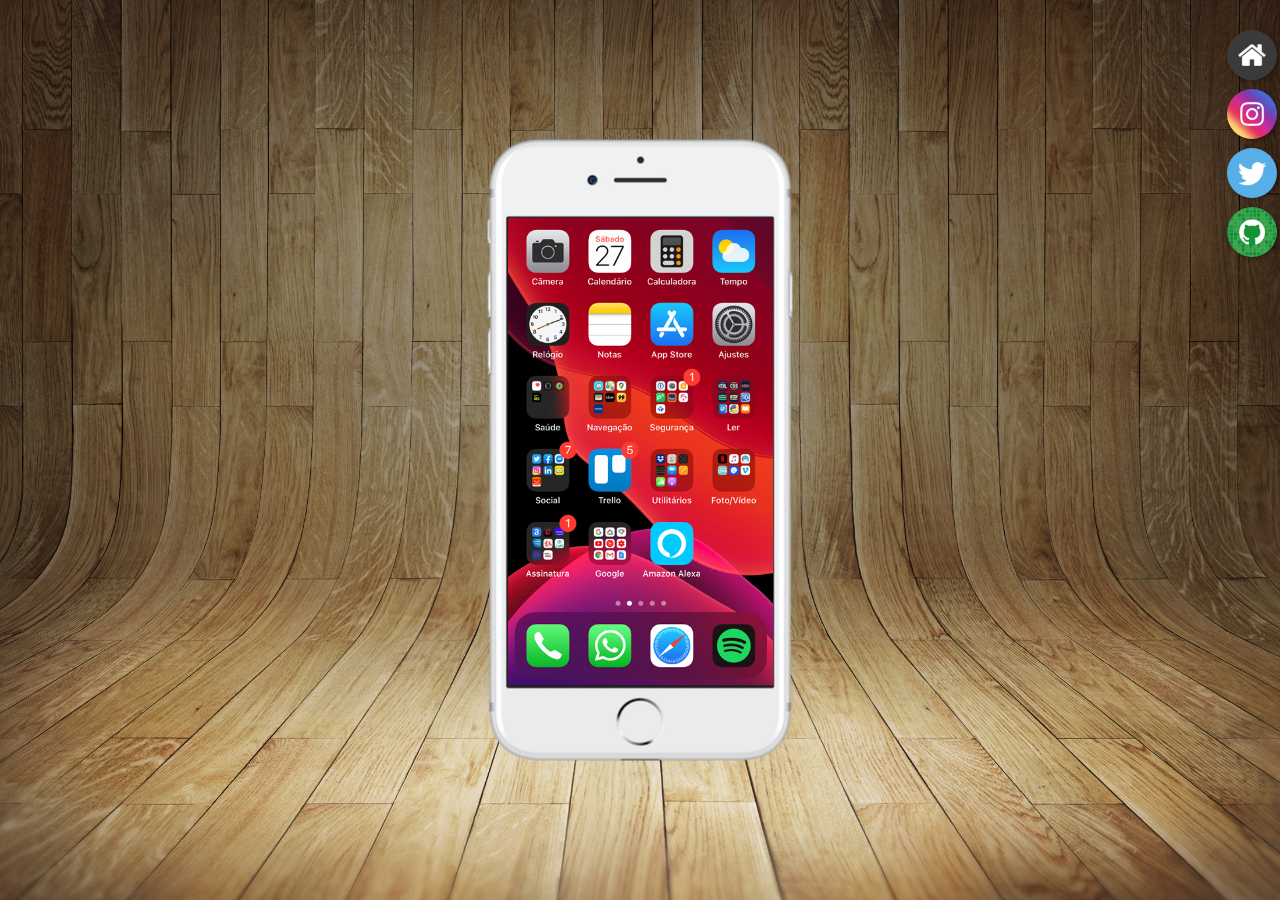
<file: index.html>
<!DOCTYPE html>
<html lang="pt-br">
<head>
    <meta charset="UTF-8">
    <meta name="viewport" content="width=device-width, initial-scale=1.0">
    <title>Redes Sociais</title>
    <link rel="shortcut icon" href="favicon.ico" type="image/x-icon">
    <link rel="stylesheet" href="style.css">
</head>
<body>
    <main>
        <div id="tel">
            <iframe src="home.html" frameborder="0" name="tel"></iframe>
        </div>
        <div id="bot">
            <a href="home.html" target="tel"><img src="imagens/logo-home.jpg" alt="Home"></a> <br>
            <a href="insta.html" target="tel"><img src="imagens/logo-instagram.jpg" alt="Instagram"></a> <br>
            <a href="tt.html" target="tel"><img src="imagens/logo-twitter.jpg" alt="tt"></a> <br>
            <a href="github.html" target="tel"><img src="imagens/logo-github.jpg" alt="Github"></a>
        </div>
    </main>
</body>
</html>
</file>
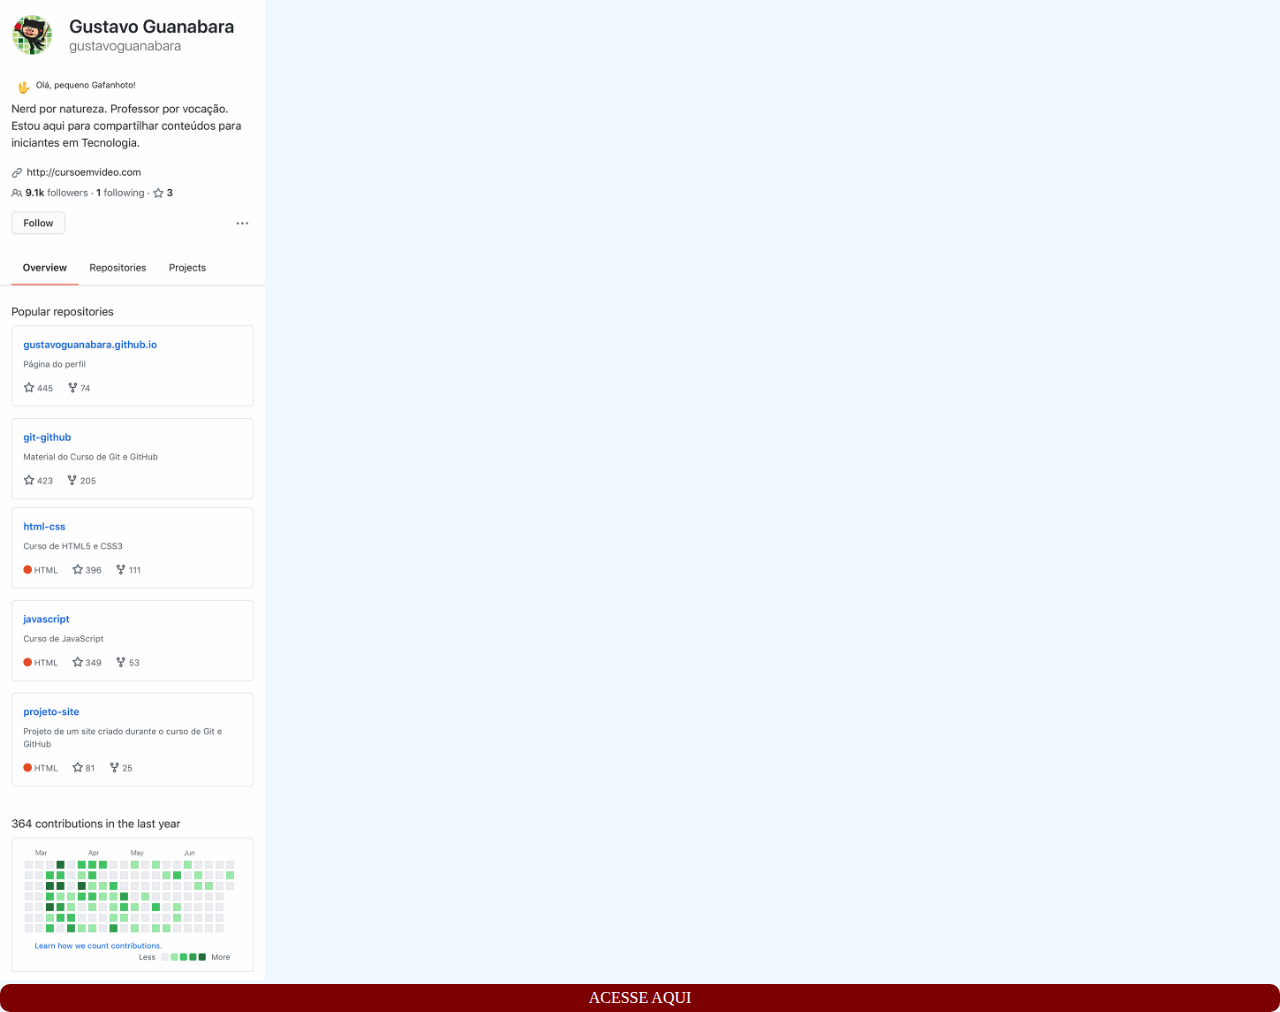
<file: github.html>
<!DOCTYPE html>
<html lang="pt-br">
<head>
    <meta charset="UTF-8">
    <meta name="viewport" content="width=device-width, initial-scale=1.0">
    <title>Github</title>
    <style>
        * {
            margin: 0;
            padding: 0;
            background-color: aliceblue;
        }

        ::-webkit-scrollbar {
            width: 0;
            height: 0;
        }

        img {
            width: 265px;
            
        }
        
        a {
            background-color: rgb(124, 0, 0);
            text-decoration: none;
            color: white;
            text-align: center;
            display: block;
            margin: auto;
            padding: 5px; 
            border-radius: 10px;
        }
    </style>
</head>
<body>
    <img src="imagens/tela-github.jpg" alt="Github">
    <a href="https://github.com/fsantosandrade" target="_blank">ACESSE AQUI</a>
</body>
</html>
</file>
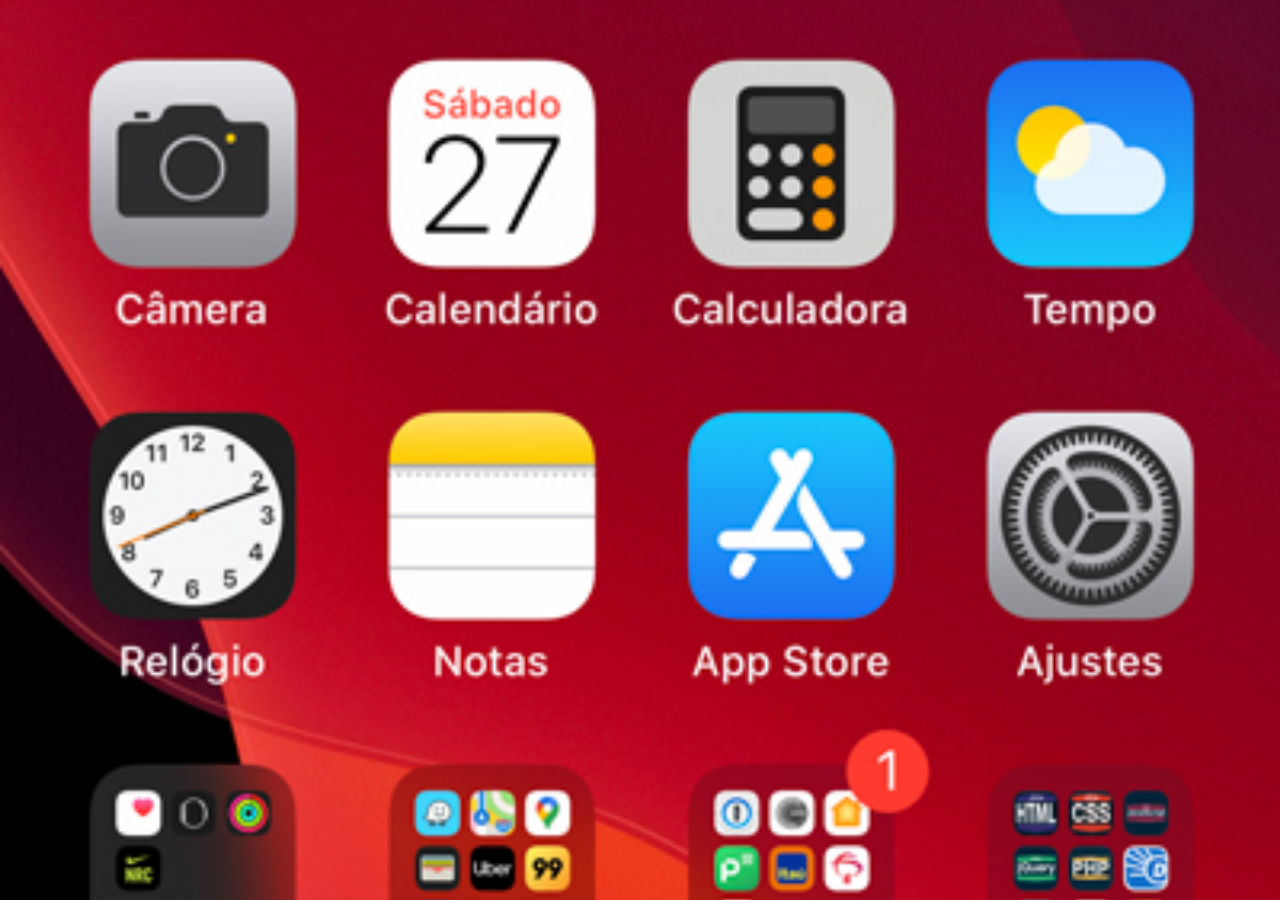
<file: home.html>
<!DOCTYPE html>
<html lang="pt-br">
<head>
    <meta charset="UTF-8">
    <meta name="viewport" content="width=device-width, initial-scale=1.0">
    <title>Home</title>
    <style>
        * {
            margin: 0;
            padding: 0;
        }

        body {
            width: 100vw;
            height: 100vh;
            background: url(imagens/tela-home.jpg) top center no-repeat fixed;
            background-size: cover;
        }
    </style>
</head>
<body>
    
</body>
</html>
</file>
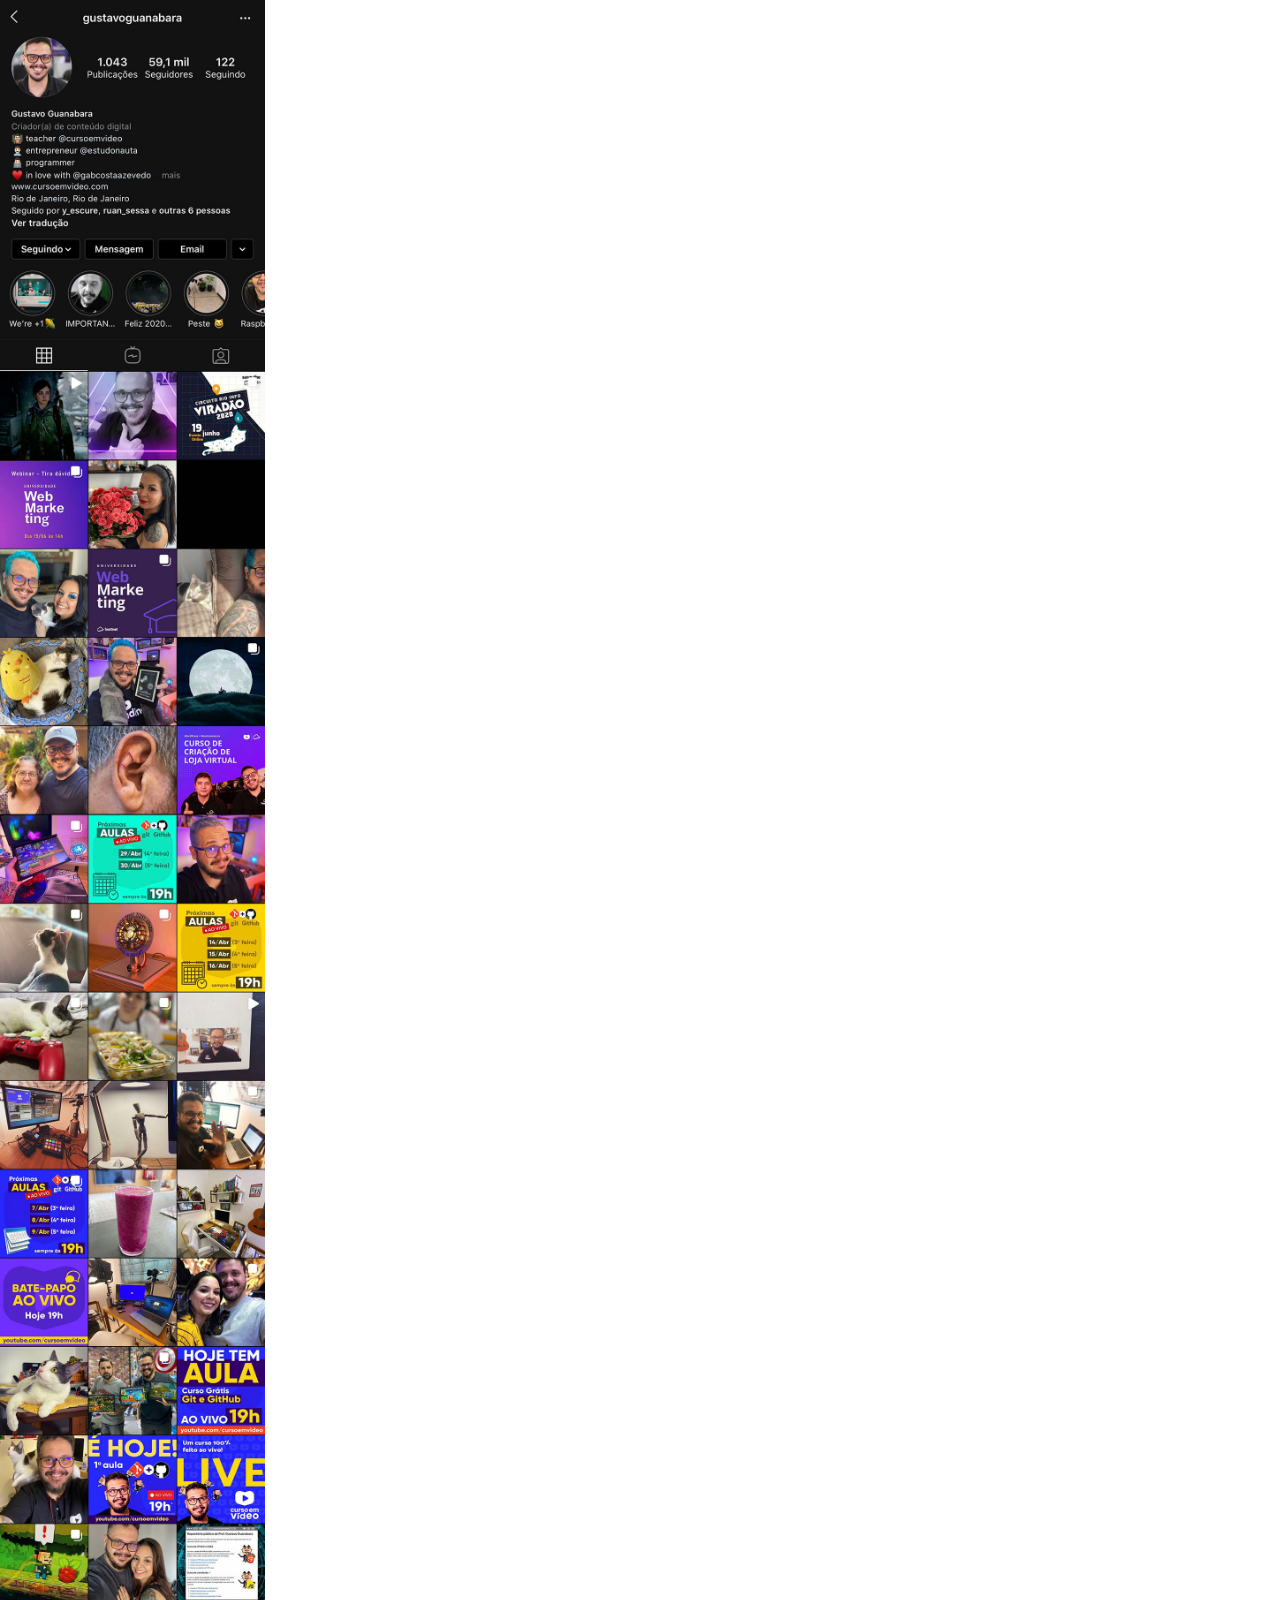
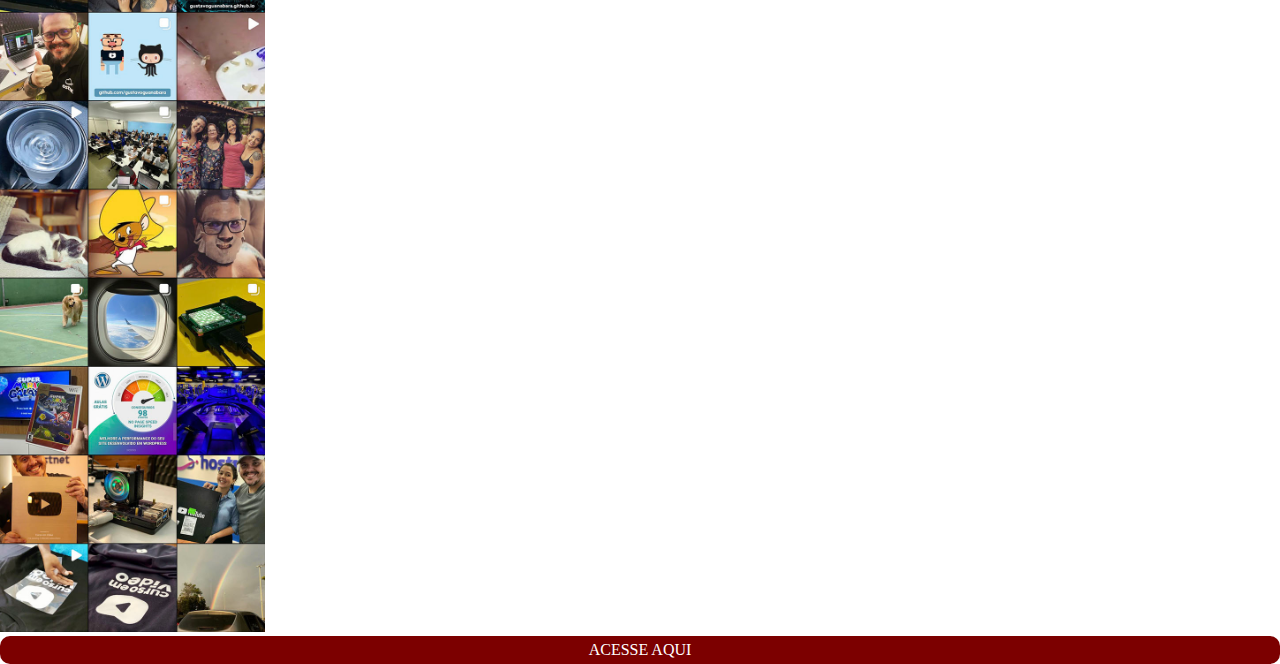
<file: insta.html>
<!DOCTYPE html>
<html lang="pt-br">
<head>
    <meta charset="UTF-8">
    <meta name="viewport" content="width=device-width, initial-scale=1.0">
    <title>Insta</title>
    <style>
        * {
            margin: 0;
            padding: 0;
        }
        img {
            width: 265px;
            
        }
        
        ::-webkit-scrollbar {
            width: 0;
            height: 0;
        }

        a {
            background-color: rgb(124, 0, 0);
            text-decoration: none;
            color: white;
            text-align: center;
            display: block;
            margin: auto;
            padding: 5px; 
            border-radius: 10px;
        }
    </style>
</head>
<body>
    <img src="imagens/tela-instagram.jpg" alt="insta">
    <a href="https://instagram.com/cursoemvideo" target="_blank">ACESSE AQUI</a>
</body>
</html>
</file>
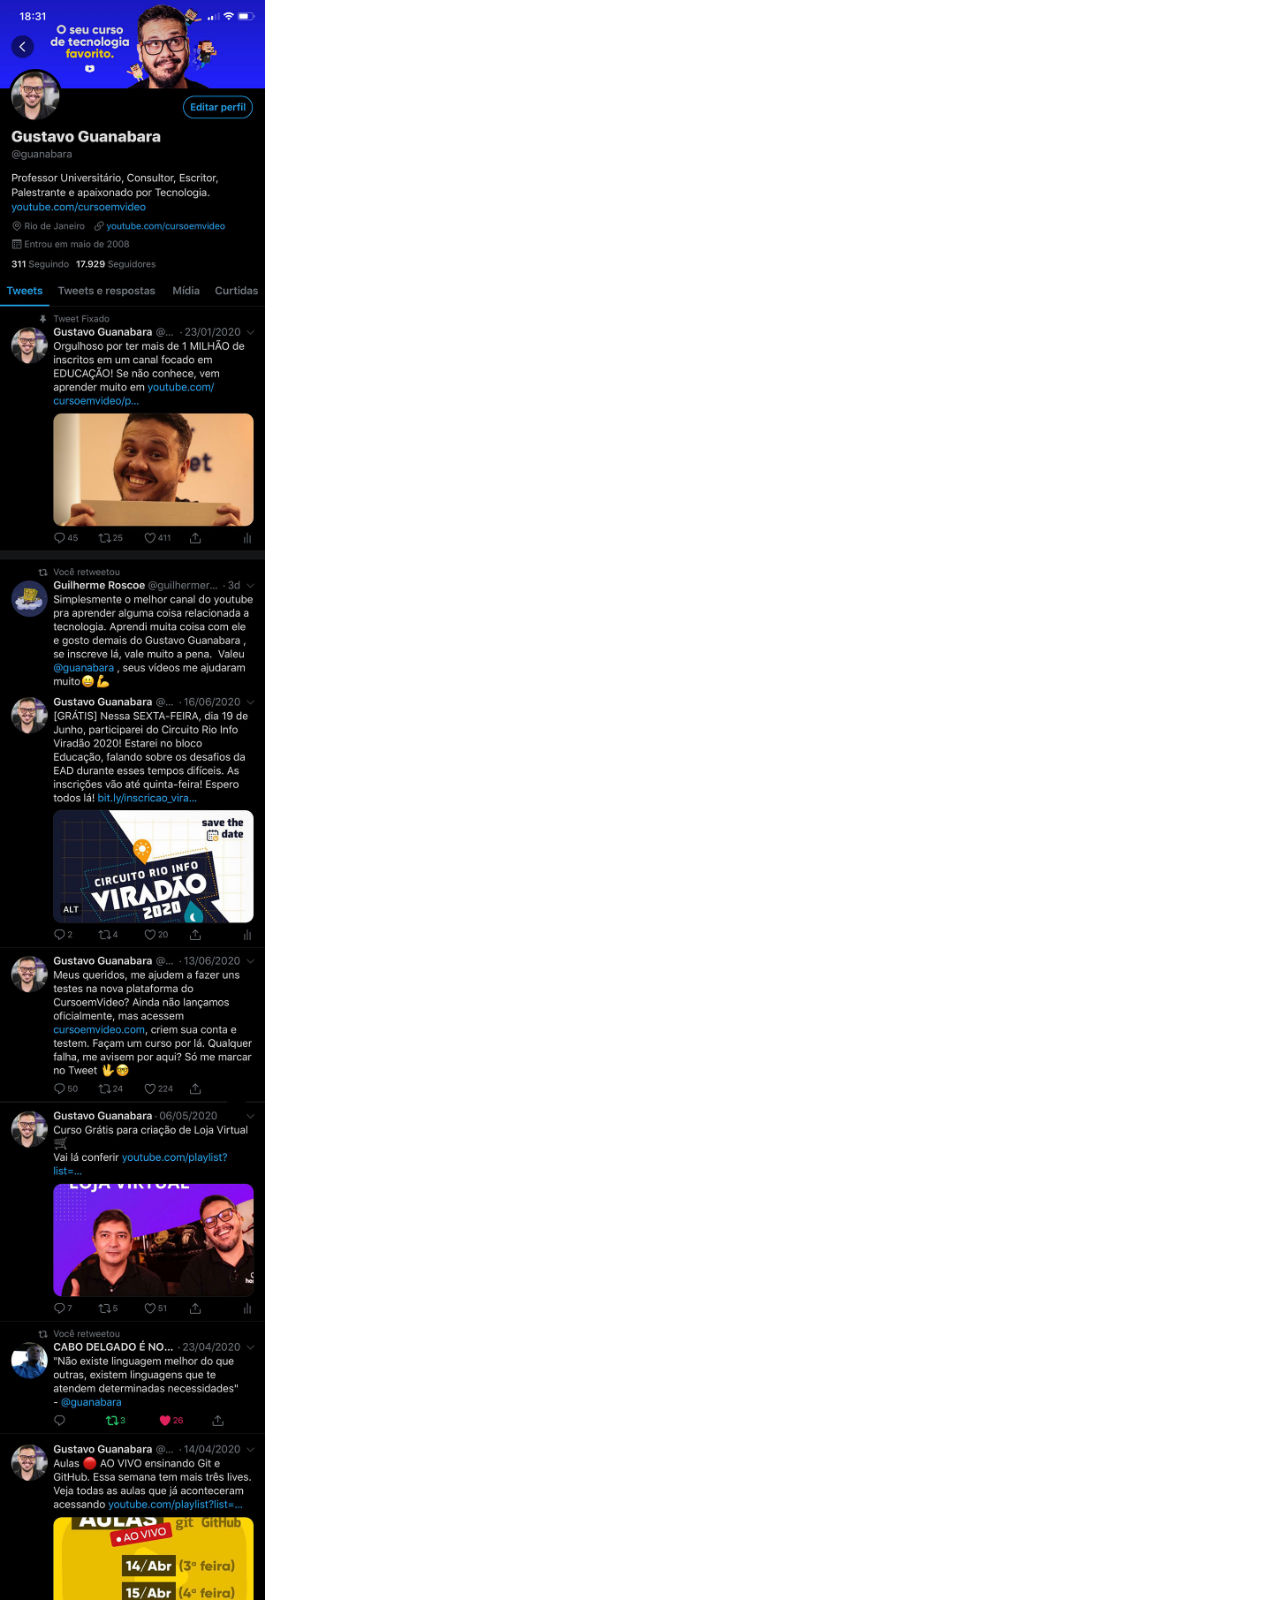
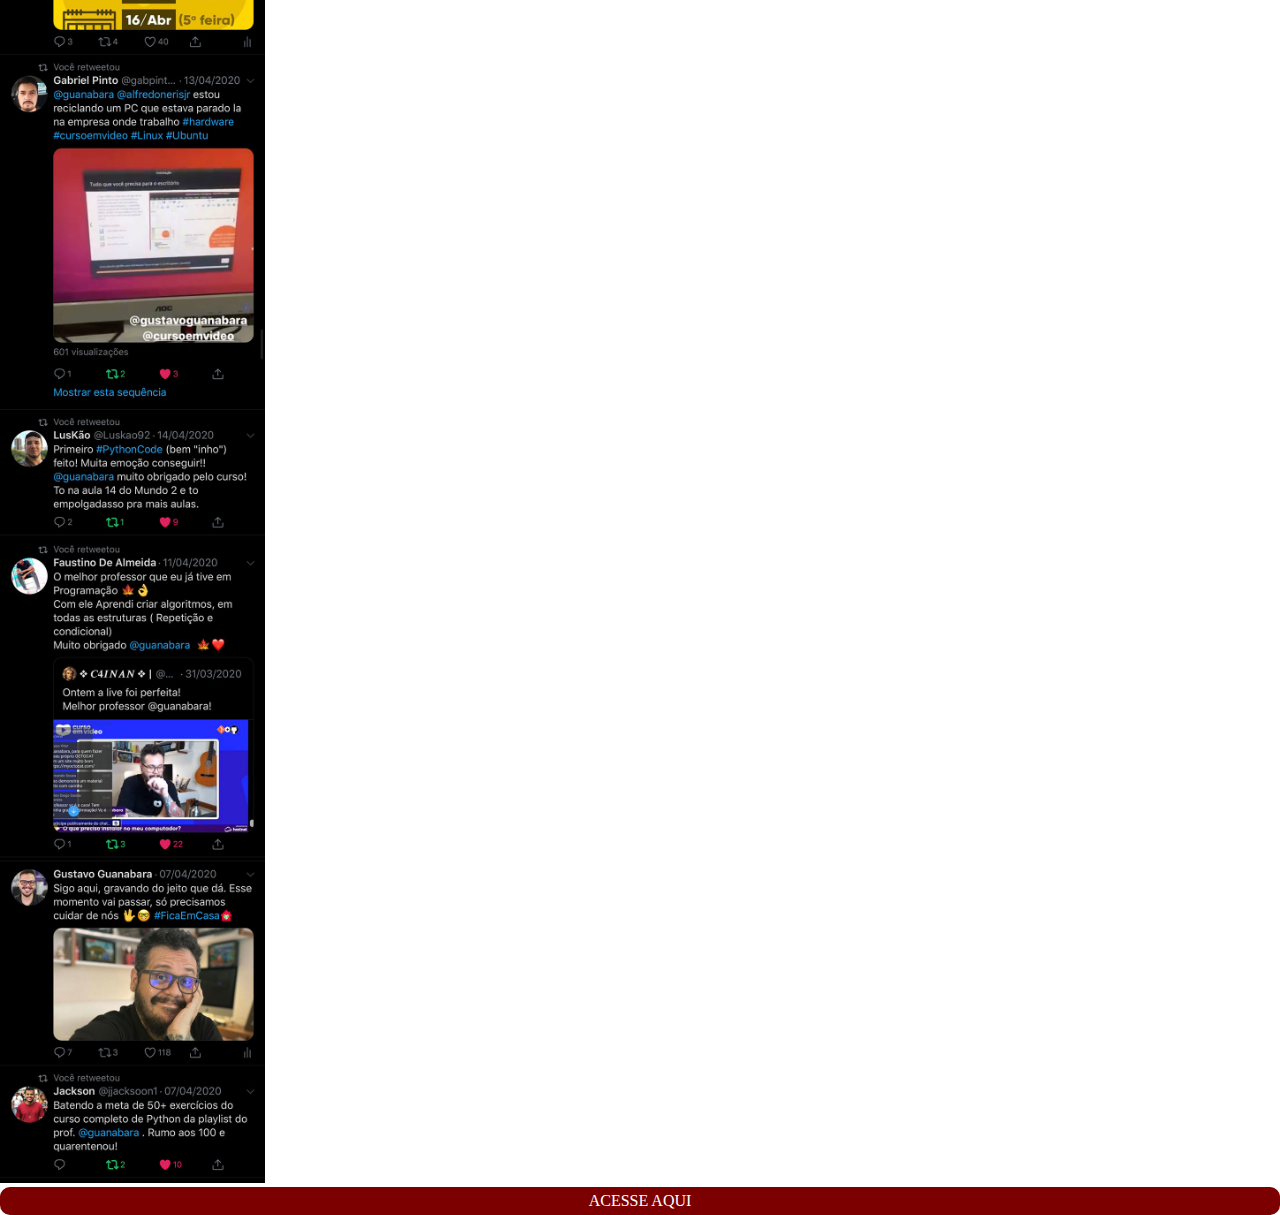
<file: tt.html>
<!DOCTYPE html>
<html lang="pt-br">
<head>
    <meta charset="UTF-8">
    <meta name="viewport" content="width=device-width, initial-scale=1.0">
    <title>Twitter</title>
    <style>
        * {
            margin: 0;
            padding: 0;
        }

        img {
            width: 265px;
            
        }

        ::-webkit-scrollbar {
            width: 0;
            height: 0;
        }
        
        a {
            background-color: rgb(124, 0, 0);
            text-decoration: none;
            color: white;
            text-align: center;
            display: block;
            margin: auto;
            padding: 5px; 
            border-radius: 10px;
        }
    </style>
</head>
<body>
    <img src="imagens/tela-twitter.jpg" alt="tt">
    <a href="https://twitter.com/cursoemvideo" target="_blank">ACESSE AQUI</a>
</body>
</html>
</file>
<file: style.css>
@charset "UTF-8";

* {
    margin: 0;
    padding: 0;
}

html, body {
    height: 100vh;
    width: 100vw;
}

main {
    height: 100vh;
    position: relative;
}

body {
    background: url(imagens/fundo-madeira.jpg) center center no-repeat fixed;
    background-size: cover;
}

div#tel {
    background-color: aqua;
    width: 310px;
    height: 625px;
    position: absolute;
    top: 50%;
    left: 50%;
    transform: translate(-50%, -50%);
    background: url(imagens/frame-iphone.png) center center no-repeat fixed;
}

iframe {
    position: relative;
    top: 80px;
    left: 23px;
    width: 265px;
    height: 468px;
}

div#bot {
    text-align: right;
    padding: 30px 3px 0 0;
}

div#bot > a > img {
    width: 50px;
    margin-bottom: 5px;
    border-radius: 50%;
    box-shadow: 2px 2px 5px rgba(0, 0, 0, 0.322);
    box-sizing: border-box;
}

div#bot > a > img:hover {
    border: 1px solid rgba(255, 255, 255, 0.226);
    transform: translate(-3px, 3px);
    box-shadow: 5px 5px 10px rgba(0, 0, 0, 0.603);
    transition: transform 0.1s;
}
</file>
